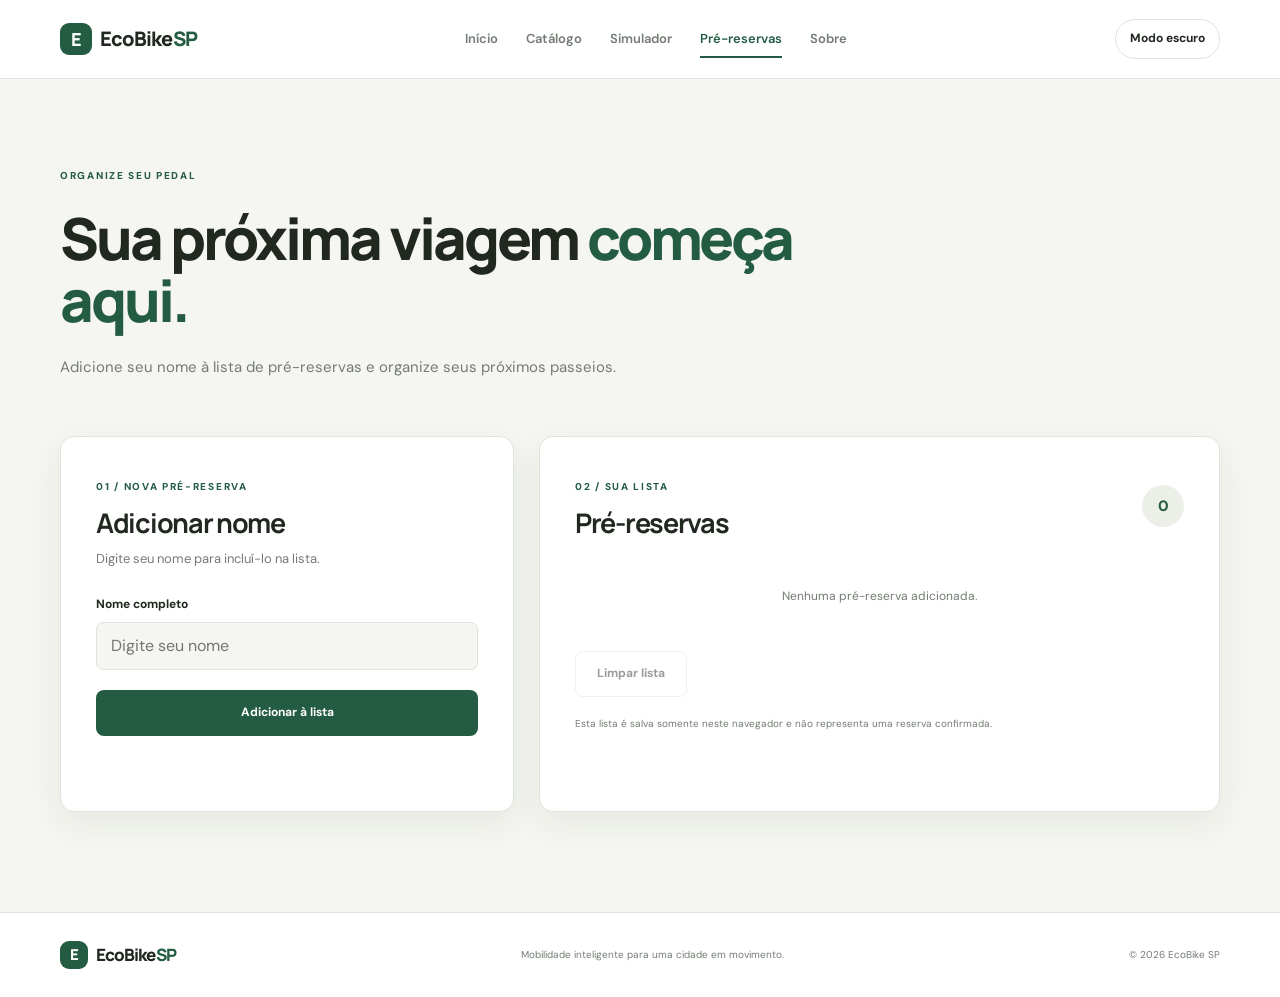
<file: reservas.html>
<!DOCTYPE html>
<html lang="pt-BR">
<head>
    <meta charset="UTF-8">
    <meta name="viewport" content="width=device-width, initial-scale=1.0">
    <meta name="description" content="Cadastre e organize suas pré-reservas de bicicletas na EcoBike SP.">
    <title>Pré-reservas | EcoBike SP</title>

    <link rel="preconnect" href="https://fonts.googleapis.com">
    <link rel="preconnect" href="https://fonts.gstatic.com" crossorigin>
    <link href="https://fonts.googleapis.com/css2?family=DM+Sans:wght@400;500;600;700&family=Manrope:wght@400;500;600;700;800&display=swap" rel="stylesheet">
    <link rel="stylesheet" href="css/style.css">

    <script src="js/main.js" defer></script>
    <script src="js/reservas.js" defer></script>
</head>
<body>
    <a class="skip-link" href="#conteudo">Pular para o conteúdo</a>

    <header class="site-header">
        <nav class="navbar container" aria-label="Navegação principal">
            <a class="brand" href="index.html"><span class="brand-mark">E</span> EcoBike<span>SP</span></a>

            <button class="menu-toggle" id="menuToggle" type="button"
                aria-label="Abrir menu" aria-expanded="false" aria-controls="navLinks">
                <span></span><span></span><span></span>
            </button>

            <div class="nav-links" id="navLinks">
                <a href="index.html">Início</a>
                <a href="bicicletas.html">Catálogo</a>
                <a href="simulador.html">Simulador</a>
                <a class="active" aria-current="page" href="reservas.html">Pré-reservas</a>
                <a href="sobre.html">Sobre</a>
            </div>

            <button class="theme-toggle" id="themeToggle" type="button" aria-label="Ativar modo escuro">Modo escuro</button>
        </nav>
    </header>

    <main id="conteudo">
        <section class="page-hero container reveal">
            <span class="eyebrow">ORGANIZE SEU PEDAL</span>
            <h1>Sua próxima viagem <span>começa aqui.</span></h1>
            <p>Adicione seu nome à lista de pré-reservas e organize seus próximos passeios.</p>
        </section>

        <section class="reservation-section container">
            <div class="reservation-form-panel reveal">
                <span class="eyebrow">01 / NOVA PRÉ-RESERVA</span>
                <h2>Adicionar nome</h2>
                <p>Digite seu nome para incluí-lo na lista.</p>

                <form id="formReserva" novalidate>
                    <div class="form-group">
                        <label for="nome">Nome completo</label>
                        <input type="text" id="nome" name="nome" maxlength="60"
                            placeholder="Digite seu nome" autocomplete="name" required>
                    </div>

                    <button type="submit" class="btn btn-primary btn-full">Adicionar à lista</button>
                    <p class="form-feedback" id="feedbackReserva" role="status" aria-live="polite"></p>
                </form>
            </div>

            <div class="reservation-list-panel reveal">
                <div class="list-heading">
                    <div>
                        <span class="eyebrow">02 / SUA LISTA</span>
                        <h2>Pré-reservas</h2>
                    </div>
                    <span class="reservation-counter" id="total" aria-label="Total de pré-reservas">0</span>
                </div>

                <ul class="reservation-list" id="lista" aria-live="polite">
                    <li class="list-empty">Nenhuma pré-reserva adicionada.</li>
                </ul>

                <button type="button" class="btn btn-secondary" id="limparReservas">
                    Limpar lista
                </button>

                <p class="reservation-note">
                    Esta lista é salva somente neste navegador e não representa
                    uma reserva confirmada.
                </p>
            </div>
        </section>
    </main>

    <footer class="site-footer">
        <div class="container footer-content">
            <a class="brand footer-brand" href="index.html"><span class="brand-mark">E</span> EcoBike<span>SP</span></a>
            <p>Mobilidade inteligente para uma cidade em movimento.</p>
            <span>© 2026 EcoBike SP</span>
        </div>
    </footer>
</body>
</html>
</file>
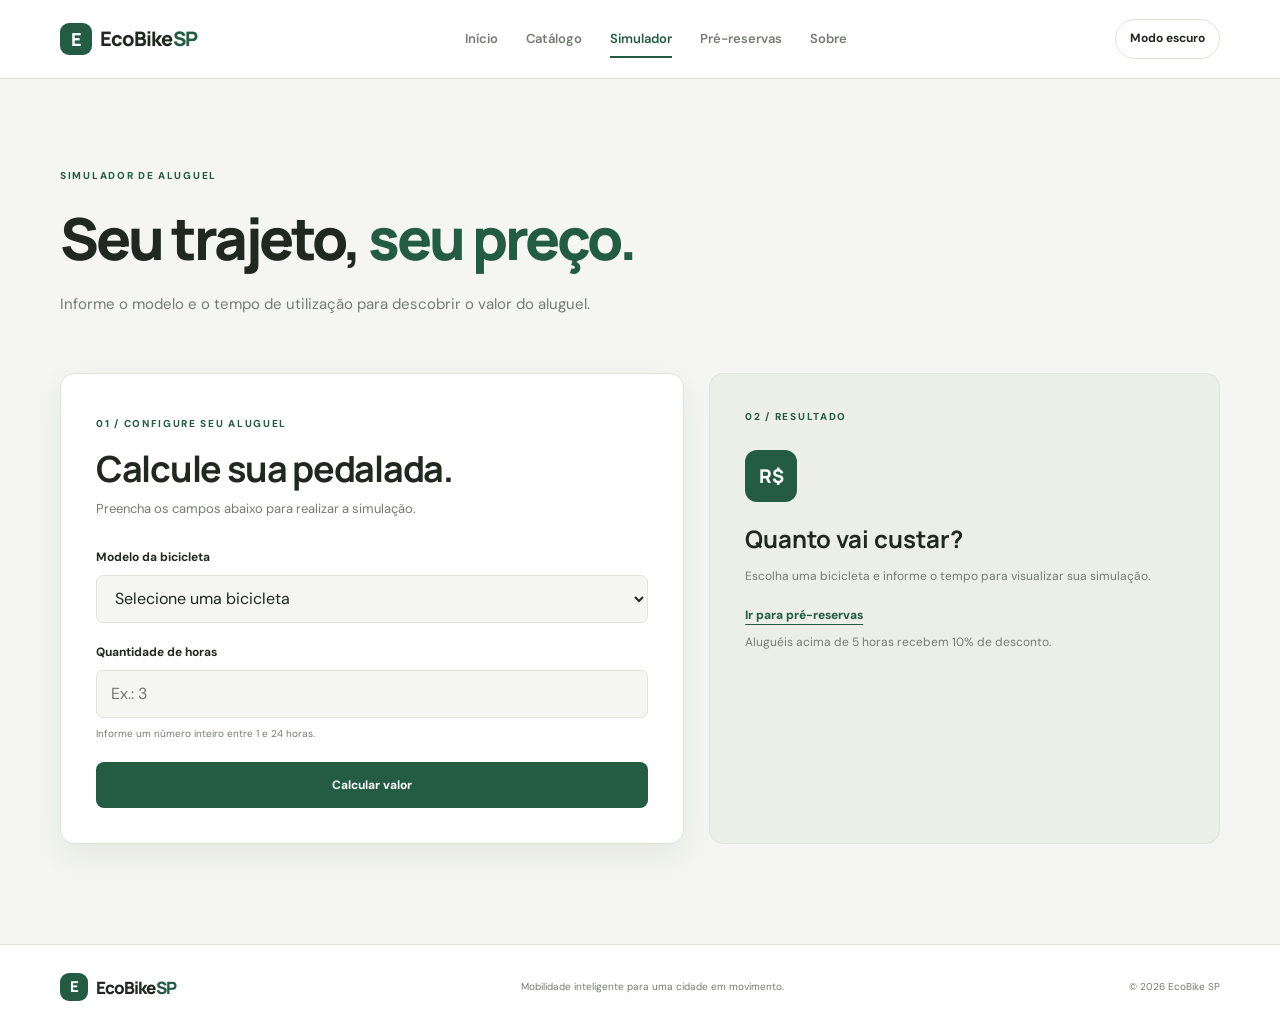
<file: simulador.html>
<!DOCTYPE html>
<html lang="pt-BR">
<head>
    <meta charset="UTF-8">
    <meta name="viewport" content="width=device-width, initial-scale=1.0">
    <meta name="description" content="Simule o valor do aluguel da sua bicicleta na EcoBike SP.">
    <title>Simulador | EcoBike SP</title>

    <link rel="preconnect" href="https://fonts.googleapis.com">
    <link rel="preconnect" href="https://fonts.gstatic.com" crossorigin>
    <link href="https://fonts.googleapis.com/css2?family=DM+Sans:wght@400;500;600;700&family=Manrope:wght@400;500;600;700;800&display=swap" rel="stylesheet">
    <link rel="stylesheet" href="css/style.css">

    <script src="js/main.js" defer></script>
    <script src="js/simulador.js" defer></script>
</head>
<body>
    <a class="skip-link" href="#conteudo">Pular para o conteúdo</a>

    <header class="site-header">
        <nav class="navbar container" aria-label="Navegação principal">
            <a class="brand" href="index.html"><span class="brand-mark">E</span> EcoBike<span>SP</span></a>

            <button class="menu-toggle" id="menuToggle" type="button"
                aria-label="Abrir menu" aria-expanded="false" aria-controls="navLinks">
                <span></span><span></span><span></span>
            </button>

            <div class="nav-links" id="navLinks">
                <a href="index.html">Início</a>
                <a href="bicicletas.html">Catálogo</a>
                <a class="active" aria-current="page" href="simulador.html">Simulador</a>
                <a href="reservas.html">Pré-reservas</a>
                <a href="sobre.html">Sobre</a>
            </div>

            <button class="theme-toggle" id="themeToggle" type="button" aria-label="Ativar modo escuro">Modo escuro</button>
        </nav>
    </header>

    <main id="conteudo">
        <section class="page-hero container reveal">
            <span class="eyebrow">SIMULADOR DE ALUGUEL</span>
            <h1>Seu trajeto, <span>seu preço.</span></h1>
            <p>Informe o modelo e o tempo de utilização para descobrir o valor do aluguel.</p>
        </section>

        <section class="calculator-section container">
            <div class="calculator-panel reveal">
                <div class="calculator-heading">
                    <span class="eyebrow">01 / CONFIGURE SEU ALUGUEL</span>
                    <h2>Calcule sua pedalada.</h2>
                    <p>Preencha os campos abaixo para realizar a simulação.</p>
                </div>

                <form id="formSimulador" class="calculator-form" novalidate>
                    <div class="form-group">
                        <label for="tipo">Modelo da bicicleta</label>
                        <select id="tipo" name="tipo" required>
                            <option value="">Selecione uma bicicleta</option>
                            <option value="urbana">Urbana — R$ 12/h</option>
                            <option value="eletrica">Elétrica — R$ 20/h</option>
                            <option value="cargo">Cargo — R$ 25/h</option>
                        </select>
                    </div>

                    <div class="form-group">
                        <label for="horas">Quantidade de horas</label>
                        <input type="number" id="horas" name="horas" min="1" max="24"
                            step="1" placeholder="Ex.: 3" required>
                        <small>Informe um número inteiro entre 1 e 24 horas.</small>
                    </div>

                    <button class="btn btn-primary btn-full" type="submit">Calcular valor</button>
                </form>
            </div>

            <aside class="result-panel reveal" aria-live="polite" aria-atomic="true">
                <span class="eyebrow">02 / RESULTADO</span>
                <div class="result-icon">R$</div>
                <h2>Quanto vai custar?</h2>
                <p id="resultado">Escolha uma bicicleta e informe o tempo para visualizar sua simulação.</p>

                <div class="result-details" id="detalhesResultado" hidden>
                    <div><span>Modelo</span><strong id="resultadoTipo">—</strong></div>
                    <div><span>Tempo</span><strong id="resultadoHoras">—</strong></div>
                    <div><span>Valor por hora</span><strong id="resultadoPrecoHora">—</strong></div>
                    <div><span>Subtotal</span><strong id="resultadoSubtotal">—</strong></div>
                    <div><span>Desconto</span><strong id="resultadoDesconto">—</strong></div>
                    <div class="result-total"><span>Total</span><strong id="resultadoTotal">—</strong></div>
                </div>

                <a href="reservas.html" class="text-link">Ir para pré-reservas</a>
                <p class="discount-note">Aluguéis acima de 5 horas recebem 10% de desconto.</p>
            </aside>
        </section>
    </main>

    <footer class="site-footer">
        <div class="container footer-content">
            <a class="brand footer-brand" href="index.html"><span class="brand-mark">E</span> EcoBike<span>SP</span></a>
            <p>Mobilidade inteligente para uma cidade em movimento.</p>
            <span>© 2026 EcoBike SP</span>
        </div>
    </footer>
</body>
</html>
</file>
<file: css/style.css>
:root {
    --bg: #f5f6f1;
    --surface: #ffffff;
    --surface-soft: #ecefe8;
    --text: #202820;
    --muted: #737c72;
    --primary: #245c43;
    --primary-dark: #19432f;
    --accent: #c7e36b;
    --border: #dfe4da;
    --danger: #b83b3b;
    --shadow: 0 12px 35px rgba(28, 47, 34, .07);
    --radius: 14px;
    --transition: .25s ease;
}

body.dark {
    --bg: #111713;
    --surface: #1a241d;
    --surface-soft: #222e25;
    --text: #edf2e9;
    --muted: #a2afa1;
    --primary: #9bc99e;
    --primary-dark: #c0dfb9;
    --accent: #c7e36b;
    --border: #334137;
    --danger: #ff8585;
    --shadow: 0 12px 35px rgba(0, 0, 0, .18);
}

* {
    margin: 0;
    padding: 0;
    box-sizing: border-box;
}

html {
    scroll-behavior: smooth;
    scroll-padding-top: 100px;
}

body {
    min-width: 320px;
    background: var(--bg);
    color: var(--text);
    font-family: 'DM Sans', sans-serif;
    line-height: 1.6;
    transition: background var(--transition), color var(--transition);
}

body, button, input, select {
    font-family: 'DM Sans', sans-serif;
}

a {
    color: inherit;
    text-decoration: none;
}

button, input, select {
    font: inherit;
}

button, a {
    -webkit-tap-highlight-color: transparent;
}

button:focus-visible,
a:focus-visible,
input:focus-visible,
select:focus-visible {
    outline: 3px solid var(--accent);
    outline-offset: 3px;
}

img {
    display: block;
    width: 100%;
    object-fit: cover;
}

button:disabled {
    opacity: .45;
    cursor: not-allowed;
    transform: none;
}

[hidden] {
    display: none !important;
}

.container {
    width: min(1160px, calc(100% - 48px));
    margin-inline: auto;
}

.section-space {
    padding-top: 88px;
    padding-bottom: 95px;
}

.skip-link {
    position: fixed;
    top: 10px;
    left: 10px;
    z-index: 100;
    padding: 10px 15px;
    border-radius: 7px;
    background: var(--primary);
    color: white;
    transform: translateY(-150%);
}

.skip-link:focus {
    transform: translateY(0);
}


.site-header {
    position: sticky;
    top: 0;
    z-index: 20;
    background: var(--surface);
    border-bottom: 1px solid var(--border);
    transition: background var(--transition), border-color var(--transition);
}

.navbar {
    min-height: 78px;
    display: flex;
    align-items: center;
    justify-content: space-between;
    gap: 25px;
}

.brand {
    display: inline-flex;
    align-items: center;
    gap: 8px;
    font-family: 'Manrope', sans-serif;
    font-size: 20px;
    font-weight: 800;
    letter-spacing: -1px;
    white-space: nowrap;
}

.brand > span:last-child {
    color: var(--primary);
    margin-left: -7px;
}

.brand-mark {
    display: grid;
    place-items: center;
    width: 32px;
    height: 32px;
    background: var(--primary);
    color: #fff;
    border-radius: 9px;
    font-size: 18px;
}

.nav-links {
    display: flex;
    align-items: center;
    justify-content: center;
    gap: 28px;
}

.nav-links a {
    position: relative;
    color: var(--muted);
    font-size: 13px;
    font-weight: 600;
    transition: color var(--transition);
}

.nav-links a::after {
    content: '';
    position: absolute;
    right: 0;
    bottom: -9px;
    left: 0;
    height: 2px;
    background: var(--primary);
    transform: scaleX(0);
    transform-origin: left;
    transition: transform var(--transition);
}

.nav-links a:hover,
.nav-links a.active {
    color: var(--primary);
}

.nav-links a:hover::after,
.nav-links a.active::after {
    transform: scaleX(1);
}

.theme-toggle {
    border: 1px solid var(--border);
    border-radius: 30px;
    padding: 9px 14px;
    background: var(--surface);
    color: var(--text);
    font-size: 12px;
    font-weight: 700;
    cursor: pointer;
    transition: var(--transition);
    white-space: nowrap;
}

.theme-toggle:hover {
    border-color: var(--primary);
    color: var(--primary);
}

.menu-toggle {
    display: none;
    width: 42px;
    height: 42px;
    padding: 10px;
    flex-direction: column;
    align-items: center;
    justify-content: center;
    gap: 5px;
    border: 1px solid var(--border);
    border-radius: 8px;
    background: var(--surface);
    cursor: pointer;
}

.menu-toggle span {
    width: 18px;
    height: 2px;
    border-radius: 3px;
    background: var(--text);
    transition: transform var(--transition), opacity var(--transition);
}

.menu-toggle.open span:first-child {
    transform: translateY(7px) rotate(45deg);
}

.menu-toggle.open span:nth-child(2) {
    opacity: 0;
}

.menu-toggle.open span:last-child {
    transform: translateY(-7px) rotate(-45deg);
}


.eyebrow {
    display: inline-block;
    color: var(--primary);
    font-size: 10px;
    font-weight: 800;
    letter-spacing: 1.7px;
}

.hero h1,
.page-hero h1 {
    margin-top: 20px;
    font-family: 'Manrope', sans-serif;
    font-size: clamp(42px, 5.2vw, 66px);
    font-weight: 800;
    line-height: 1.08;
    letter-spacing: -3px;
}

.hero h1 span,
.page-hero h1 span {
    color: var(--primary);
}

.hero-content > p,
.page-hero > p {
    max-width: 500px;
    margin-top: 22px;
    color: var(--muted);
    font-size: 15px;
    line-height: 1.8;
}


.btn {
    display: inline-flex;
    align-items: center;
    justify-content: center;
    min-height: 46px;
    padding: 12px 21px;
    border: 1px solid transparent;
    border-radius: 8px;
    font-size: 12px;
    font-weight: 700;
    cursor: pointer;
    transition: transform var(--transition), background var(--transition), border-color var(--transition);
}

.btn:hover {
    transform: translateY(-2px);
}

.btn-primary {
    background: var(--primary);
    color: #fff;
}

body.dark .btn-primary {
    color: #122016;
}

.btn-primary:hover {
    background: var(--primary-dark);
}

.btn-secondary {
    background: transparent;
    color: var(--text);
    border-color: var(--border);
}

.btn-secondary:hover {
    border-color: var(--primary);
    color: var(--primary);
}

.btn-light {
    background: var(--accent);
    color: #1c2c1d;
}

.btn-full {
    width: 100%;
}


.hero {
    min-height: 590px;
    display: grid;
    grid-template-columns: 1fr 1fr;
    align-items: center;
    gap: 55px;
    padding-top: 65px;
    padding-bottom: 65px;
}

.hero-actions {
    display: flex;
    flex-wrap: wrap;
    gap: 12px;
    margin-top: 30px;
}

.hero-data {
    display: flex;
    flex-wrap: wrap;
    gap: 32px;
    margin-top: 45px;
    padding-top: 25px;
    border-top: 1px solid var(--border);
}

.hero-data div {
    display: flex;
    flex-direction: column;
}

.hero-data strong {
    font-family: 'Manrope', sans-serif;
    font-size: 22px;
    font-weight: 800;
}

.hero-data span {
    color: var(--muted);
    font-size: 10px;
}

.hero-image {
    position: relative;
    height: 455px;
    overflow: hidden;
    border-radius: 4px;
    background: var(--surface-soft);
}

.hero-image img {
    height: 100%;
    transition: transform .6s ease;
}

.hero-image:hover img {
    transform: scale(1.04);
}

.image-caption {
    position: absolute;
    right: 0;
    bottom: 0;
    left: 0;
    display: flex;
    flex-direction: column;
    gap: 4px;
    padding: 24px;
    color: #fff;
    background: linear-gradient(transparent, rgba(0, 0, 0, .72));
}

.image-caption span {
    font-size: 9px;
    letter-spacing: 1.5px;
}

.image-caption strong {
    font-family: 'Manrope', sans-serif;
    font-size: 17px;
}

.intro-section {
    padding: 62px 0;
    background: var(--surface-soft);
}

.intro-grid {
    display: grid;
    grid-template-columns: 1fr 1fr;
    align-items: center;
    gap: 50px;
}

.intro-grid h2,
.section-heading h2,
.callout-content h2,
.calculator-heading h2,
.reservation-form-panel h2,
.list-heading h2,
.about-content h2,
.values-section h2,
.experience-content h2,
.about-cta-content h2 {
    margin-top: 10px;
    font-family: 'Manrope', sans-serif;
    font-size: clamp(26px, 3vw, 36px);
    line-height: 1.2;
    letter-spacing: -1.3px;
}

.intro-grid > p {
    color: var(--muted);
    font-size: 14px;
    line-height: 1.9;
}

.section-heading {
    display: flex;
    align-items: end;
    justify-content: space-between;
    gap: 25px;
    margin-bottom: 30px;
}

.section-heading h2 {
    max-width: 480px;
}

.text-link {
    display: inline-block;
    color: var(--primary);
    font-size: 12px;
    font-weight: 800;
    text-decoration: underline;
    text-underline-offset: 5px;
}

.text-link:hover {
    opacity: .75;
}

.plan-grid {
    display: grid;
    grid-template-columns: repeat(3, 1fr);
    gap: 22px;
}

.plan-card {
    overflow: hidden;
    background: var(--surface);
    border: 1px solid var(--border);
    border-radius: 12px;
    transition: transform var(--transition), box-shadow var(--transition);
}

.plan-card:hover {
    transform: translateY(-5px);
    box-shadow: var(--shadow);
}

.plan-card > img {
    height: 220px;
    transition: transform .6s ease;
}

.plan-card:hover > img {
    transform: scale(1.035);
}

.plan-body {
    padding: 23px;
}

.plan-tag {
    color: var(--primary);
    font-size: 9px;
    font-weight: 800;
    letter-spacing: 1.3px;
}

.plan-body h3 {
    margin-top: 6px;
    font-family: 'Manrope', sans-serif;
    font-size: 24px;
}

.plan-body p {
    min-height: 50px;
    margin: 8px 0 16px;
    color: var(--muted);
    font-size: 12px;
}

.plan-body > strong {
    display: block;
    margin-bottom: 15px;
    font-family: 'Manrope', sans-serif;
    font-size: 24px;
}

.plan-body > strong small {
    color: var(--muted);
    font-family: 'DM Sans', sans-serif;
    font-size: 11px;
    font-weight: 500;
}


.experience-section {
    padding: 75px 0;
    background: var(--surface-soft);
}

.experience-grid {
    display: grid;
    grid-template-columns: .85fr 1.15fr;
    align-items: center;
    gap: 65px;
}

.experience-content h2 {
    max-width: 420px;
    font-size: 36px;
}

.experience-content p {
    max-width: 440px;
    margin: 17px 0 23px;
    color: var(--muted);
    font-size: 13px;
    line-height: 1.9;
}

.experience-image {
    height: 350px;
    overflow: hidden;
    border-radius: 10px;
}

.experience-image img {
    height: 100%;
    transition: transform .6s ease;
}

.experience-image:hover img {
    transform: scale(1.04);
}


.callout-section {
    padding: 65px 0;
    background: var(--primary);
    color: #fff;
}

.callout-content {
    display: flex;
    align-items: center;
    justify-content: space-between;
    gap: 30px;
}

.callout-content .eyebrow {
    color: var(--accent);
}

.callout-content h2 {
    font-size: 34px;
}

.callout-content p {
    margin-top: 10px;
    color: rgba(255, 255, 255, .75);
    font-size: 13px;
}


.page-hero {
    padding-top: 82px;
    padding-bottom: 55px;
}

.page-hero h1 {
    max-width: 780px;
    font-size: clamp(39px, 5vw, 58px);
}

.page-hero > p {
    max-width: 610px;
}


.catalog-section {
    padding-bottom: 100px;
}

.catalog-toolbar {
    display: flex;
    align-items: end;
    justify-content: space-between;
    gap: 25px;
    padding: 22px 0;
    margin-bottom: 28px;
    border-bottom: 1px solid var(--border);
}

.catalog-count {
    margin-top: 5px;
    color: var(--muted);
    font-size: 12px;
}

.filters {
    display: flex;
    flex-wrap: wrap;
    gap: 8px;
}

.filter-btn {
    padding: 9px 16px;
    border: 1px solid var(--border);
    border-radius: 30px;
    background: transparent;
    color: var(--muted);
    font-size: 11px;
    font-weight: 700;
    cursor: pointer;
    transition: var(--transition);
}

.filter-btn:hover,
.filter-btn.active {
    border-color: var(--primary);
    background: var(--primary);
    color: #fff;
}

body.dark .filter-btn.active {
    color: #122016;
}

.catalog-grid {
    display: grid;
    grid-template-columns: repeat(3, minmax(0, 1fr));
    align-items: stretch;
    gap: 22px;
}

.bike-card {
    display: flex;
    min-width: 0;
    flex-direction: column;
    overflow: hidden;
    background: var(--surface);
    border: 1px solid var(--border);
    border-radius: 12px;
    transition: transform var(--transition), box-shadow var(--transition);
}

.bike-card:hover {
    transform: translateY(-4px);
    box-shadow: var(--shadow);
}

.bike-card[hidden] {
    display: none;
}

.bike-image {
    position: relative;
    height: 230px;
    overflow: hidden;
    background: var(--surface-soft);
}

.bike-image img {
    width: 100%;
    height: 100%;
    transition: transform .5s ease;
}

.bike-card:hover .bike-image img {
    transform: scale(1.04);
}

.bike-number {
    position: absolute;
    top: 14px;
    left: 14px;
    display: grid;
    width: 34px;
    height: 34px;
    place-items: center;
    border-radius: 50%;
    background: var(--surface);
    color: var(--text);
    font-size: 11px;
    font-weight: 800;
}

.bike-info {
    display: flex;
    flex: 1;
    flex-direction: column;
    padding: 23px;
}

.bike-title-row {
    display: flex;
    align-items: center;
    justify-content: space-between;
    gap: 12px;
}

.bike-title-row h2 {
    margin-top: 5px;
    font-family: 'Manrope', sans-serif;
    font-size: 25px;
    letter-spacing: -.7px;
}

.bike-price {
    color: var(--primary);
    font-family: 'Manrope', sans-serif;
    font-size: 21px;
    font-weight: 800;
    white-space: nowrap;
}

.bike-price small {
    display: block;
    color: var(--muted);
    font-family: 'DM Sans', sans-serif;
    font-size: 10px;
    font-weight: 500;
    text-align: right;
}

.bike-description {
    min-height: 58px;
    margin: 15px 0;
    color: var(--muted);
    font-size: 12px;
    line-height: 1.7;
}

.bike-specs {
    display: flex;
    flex-wrap: wrap;
    gap: 7px;
    margin: auto 0 20px;
}

.bike-specs span {
    padding: 6px 9px;
    border-radius: 5px;
    background: var(--surface-soft);
    color: var(--muted);
    font-size: 9px;
    font-weight: 600;
}

.empty-state {
    padding: 35px;
    color: var(--muted);
    text-align: center;
}

.empty-state[hidden] {
    display: none;
}


.calculator-section {
    display: grid;
    grid-template-columns: 1.1fr .9fr;
    gap: 25px;
    padding-bottom: 100px;
}

.calculator-panel,
.result-panel,
.reservation-form-panel,
.reservation-list-panel {
    padding: 35px;
    border: 1px solid var(--border);
    border-radius: 14px;
    background: var(--surface);
    box-shadow: var(--shadow);
}

.calculator-heading h2 {
    margin-top: 12px;
}

.calculator-heading > p,
.reservation-form-panel > p {
    margin-top: 9px;
    color: var(--muted);
    font-size: 13px;
}

.calculator-form {
    display: grid;
    gap: 20px;
    margin-top: 28px;
}

.form-group {
    display: grid;
    gap: 8px;
}

.form-group label {
    font-size: 12px;
    font-weight: 700;
}

.form-group input,
.form-group select {
    width: 100%;
    min-height: 48px;
    padding: 0 14px;
    border: 1px solid var(--border);
    border-radius: 7px;
    outline: none;
    background: var(--bg);
    color: var(--text);
    transition: border-color var(--transition), box-shadow var(--transition);
}

.form-group input:focus,
.form-group select:focus {
    border-color: var(--primary);
    box-shadow: 0 0 0 3px rgba(36, 92, 67, .1);
}

.form-group small {
    color: var(--muted);
    font-size: 10px;
}

.result-panel {
    display: flex;
    flex-direction: column;
    align-items: flex-start;
    background: var(--surface-soft);
    box-shadow: none;
}

.result-icon {
    display: grid;
    width: 52px;
    height: 52px;
    place-items: center;
    margin-top: 25px;
    border-radius: 12px;
    background: var(--primary);
    color: #fff;
    font-family: 'Manrope', sans-serif;
    font-size: 19px;
    font-weight: 800;
}

body.dark .result-icon {
    color: #122016;
}

.result-panel h2 {
    margin-top: 18px;
    font-family: 'Manrope', sans-serif;
    font-size: 24px;
}

.result-panel > p {
    margin: 8px 0 20px;
    color: var(--muted);
    font-size: 12px;
}

.result-details {
    width: 100%;
    margin: 5px 0 20px;
}

.result-details[hidden] {
    display: none;
}

.result-details > div {
    display: flex;
    justify-content: space-between;
    gap: 15px;
    padding: 10px 0;
    border-bottom: 1px solid var(--border);
    font-size: 12px;
}

.result-details > div span {
    color: var(--muted);
}

.result-details .result-total {
    margin-top: 8px;
    border: 0;
    font-size: 15px;
}

.result-total strong {
    color: var(--primary);
    font-size: 22px;
}

.discount-note {
    margin-top: 20px;
    font-size: 10px;
}


.reservation-section {
    display: grid;
    grid-template-columns: .8fr 1.2fr;
    gap: 25px;
    padding-bottom: 100px;
}

.reservation-form-panel h2,
.list-heading h2 {
    margin-top: 10px;
    font-size: 27px;
}

.reservation-form-panel form {
    display: grid;
    gap: 20px;
    margin-top: 25px;
}

.form-feedback {
    min-height: 20px;
    color: var(--primary);
    font-size: 11px;
}

.form-feedback.feedback-error {
    color: var(--danger);
}

.list-heading {
    display: flex;
    align-items: center;
    justify-content: space-between;
    gap: 15px;
    margin-bottom: 22px;
}

.reservation-counter {
    display: grid;
    width: 42px;
    height: 42px;
    place-items: center;
    border-radius: 50%;
    background: var(--surface-soft);
    color: var(--primary);
    font-size: 15px;
    font-weight: 800;
}

.reservation-list {
    display: grid;
    gap: 10px;
    margin-bottom: 20px;
    list-style: none;
}

.reservation-item {
    display: flex;
    align-items: center;
    justify-content: space-between;
    gap: 12px;
    padding: 13px 15px;
    border: 1px solid var(--border);
    border-radius: 8px;
    background: var(--bg);
    animation: item-entrada .25s ease both;
}

.reservation-name {
    overflow-wrap: anywhere;
    font-size: 12px;
    font-weight: 600;
}

.remove-reservation {
    flex-shrink: 0;
    padding: 7px 10px;
    border: 1px solid var(--border);
    border-radius: 6px;
    background: transparent;
    color: var(--danger);
    font-size: 10px;
    font-weight: 700;
    cursor: pointer;
    transition: var(--transition);
}

.remove-reservation:hover {
    border-color: var(--danger);
    background: rgba(184, 59, 59, .06);
}

.list-empty {
    padding: 25px 10px;
    color: var(--muted);
    font-size: 12px;
    text-align: center;
}

.reservation-note {
    margin-top: 18px;
    color: var(--muted);
    font-size: 10px;
    line-height: 1.7;
}


.about-section {
    display: grid;
    grid-template-columns: 1fr 1fr;
    align-items: center;
    gap: 60px;
    padding-bottom: 95px;
}

.about-image {
    height: 390px;
    overflow: hidden;
    border-radius: 12px;
    background: var(--surface-soft);
}

.about-image img {
    height: 100%;
    transition: transform .6s ease;
}

.about-image:hover img {
    transform: scale(1.04);
}

.about-content h2 {
    margin: 14px 0 18px;
    font-size: 35px;
}

.about-content p {
    margin-bottom: 14px;
    color: var(--muted);
    font-size: 13px;
    line-height: 1.9;
}

.about-content .btn {
    margin-top: 12px;
}

.values-section {
    padding: 75px 0 90px;
    background: var(--surface-soft);
}

.values-section h2 {
    margin-bottom: 35px;
}

.values-grid {
    display: grid;
    grid-template-columns: repeat(3, 1fr);
    gap: 25px;
}

.values-grid article {
    padding: 25px;
    border-top: 2px solid var(--primary);
    background: var(--surface);
}

.values-grid article > span {
    color: var(--primary);
    font-size: 11px;
    font-weight: 800;
}

.values-grid h3 {
    margin: 15px 0 8px;
    font-family: 'Manrope', sans-serif;
    font-size: 19px;
}

.values-grid p {
    color: var(--muted);
    font-size: 12px;
    line-height: 1.8;
}

.about-cta {
    padding: 65px 0;
}

.about-cta-content {
    display: flex;
    align-items: center;
    justify-content: space-between;
    gap: 25px;
}

.about-cta-content p {
    margin-top: 10px;
    color: var(--muted);
    font-size: 13px;
}


.site-footer {
    padding: 28px 0;
    border-top: 1px solid var(--border);
    background: var(--surface);
}

.footer-content {
    display: flex;
    align-items: center;
    justify-content: space-between;
    gap: 20px;
}

.footer-brand {
    font-size: 17px;
}

.footer-brand .brand-mark {
    width: 28px;
    height: 28px;
    font-size: 15px;
}

.footer-content p,
.footer-content > span {
    color: var(--muted);
    font-size: 10px;
}


.reveal {
    opacity: 0;
    transform: translateY(24px);
    transition: opacity .7s ease, transform .7s ease;
}

.reveal.visible {
    opacity: 1;
    transform: translateY(0);
}

@keyframes item-entrada {
    from {
        opacity: 0;
        transform: translateY(8px);
    }

    to {
        opacity: 1;
        transform: translateY(0);
    }
}


@media (max-width: 900px) {
    .navbar {
        flex-wrap: wrap;
        justify-content: space-between;
        padding-top: 15px;
        padding-bottom: 15px;
    }

    .menu-toggle {
        display: flex;
        order: 2;
        margin-left: auto;
    }

    .theme-toggle {
        order: 3;
    }

    .nav-links {
        order: 4;
        width: 100%;
        display: none;
        flex-direction: column;
        align-items: stretch;
        gap: 0;
        padding: 8px 0;
        border-top: 1px solid var(--border);
    }

    .nav-links.open {
        display: flex;
    }

    .nav-links a {
        padding: 12px 5px;
    }

    .nav-links a::after {
        display: none;
    }

    .hero {
        gap: 30px;
    }

    .hero-image {
        height: 390px;
    }

    .catalog-grid,
    .plan-grid {
        grid-template-columns: repeat(2, minmax(0, 1fr));
    }

    .calculator-section,
    .reservation-section {
        grid-template-columns: 1fr 1fr;
    }

    .experience-grid {
        gap: 35px;
    }
}


@media (max-width: 650px) {
    .container {
        width: min(100% - 32px, 520px);
    }

    .navbar {
        gap: 12px;
    }

    .brand {
        font-size: 18px;
    }

    .theme-toggle {
        padding: 8px 10px;
        font-size: 10px;
    }

    .hero {
        grid-template-columns: 1fr;
        gap: 35px;
        padding-top: 55px;
        padding-bottom: 55px;
    }

    .hero h1 {
        font-size: 47px;
        letter-spacing: -2px;
    }

    .hero-image {
        height: 310px;
    }

    .hero-data {
        gap: 20px;
    }

    .hero-data strong {
        font-size: 19px;
    }

    .intro-grid,
    .calculator-section,
    .reservation-section,
    .about-section,
    .experience-grid {
        grid-template-columns: 1fr;
        gap: 25px;
    }

    .intro-section {
        padding: 45px 0;
    }

    .section-space {
        padding-top: 60px;
        padding-bottom: 65px;
    }

    .section-heading,
    .catalog-toolbar {
        align-items: flex-start;
        flex-direction: column;
    }

    .plan-grid,
    .catalog-grid,
    .values-grid {
        grid-template-columns: 1fr;
    }

    .plan-card > img {
        height: 230px;
    }

    .experience-section {
        padding: 55px 0;
    }

    .experience-content h2 {
        font-size: 30px;
    }

    .experience-image {
        height: 270px;
    }

    .callout-content,
    .about-cta-content {
        align-items: flex-start;
        flex-direction: column;
    }

    .callout-content h2 {
        font-size: 29px;
    }

    .page-hero {
        padding-top: 60px;
        padding-bottom: 40px;
    }

    .page-hero h1 {
        font-size: 42px;
        letter-spacing: -2px;
    }

    .filters {
        display: grid;
        width: 100%;
        grid-template-columns: repeat(2, 1fr);
    }

    .filter-btn {
        text-align: center;
    }

    .bike-image {
        height: 245px;
    }

    .calculator-panel,
    .result-panel,
    .reservation-form-panel,
    .reservation-list-panel {
        padding: 23px;
    }

    .about-image {
        height: 280px;
    }

    .about-content h2 {
        font-size: 29px;
    }

    .footer-content {
        align-items: flex-start;
        flex-direction: column;
        gap: 10px;
    }
}



@media (prefers-reduced-motion: reduce) {
    *,
    *::before,
    *::after {
        scroll-behavior: auto !important;
        transition-duration: .01ms !important;
        animation-duration: .01ms !important;
        animation-iteration-count: 1 !important;
    }

    .reveal {
        opacity: 1;
        transform: none;
    }
}
</file>
